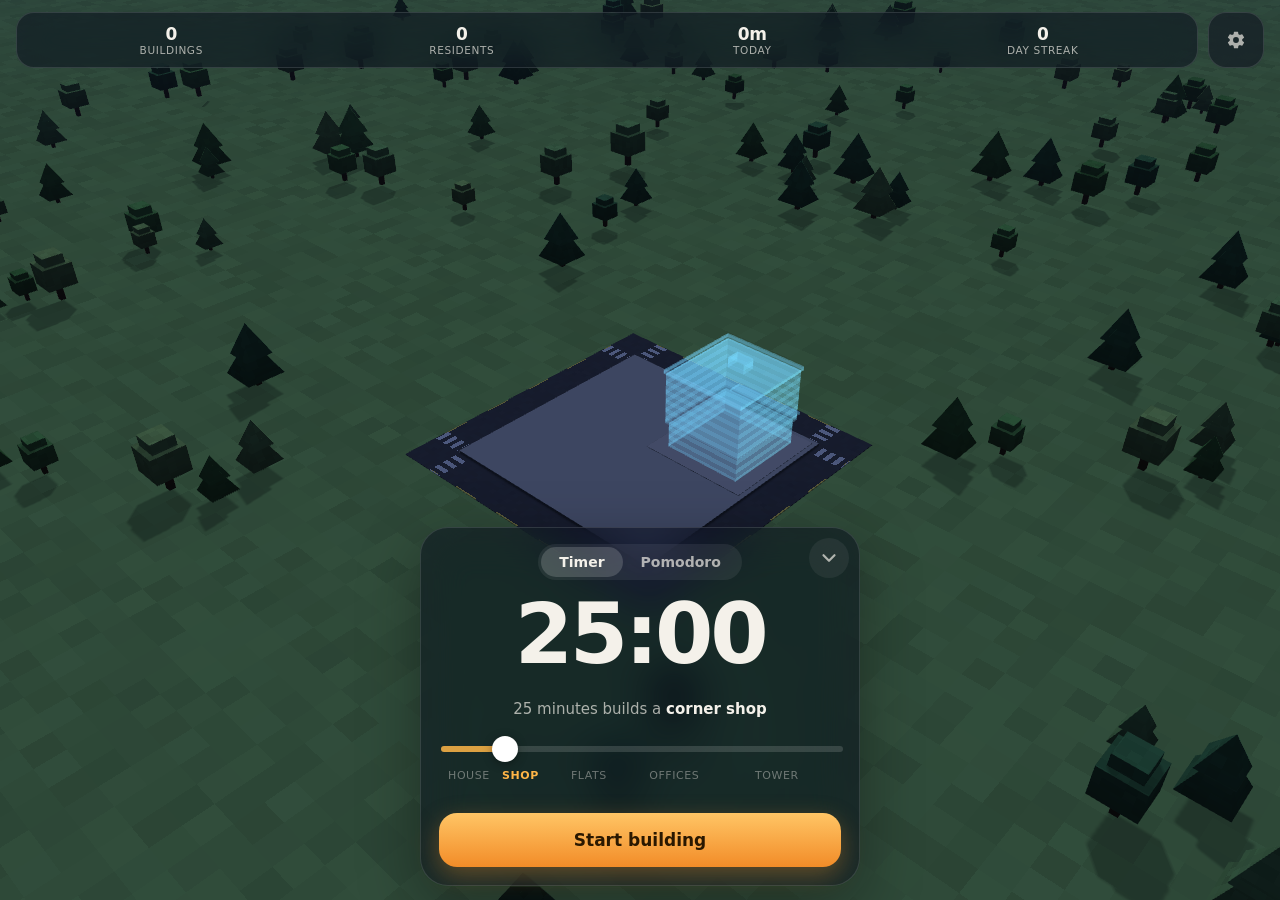
<file: web/index.html>
<!doctype html>
<html lang="en">
<head>
  <meta charset="utf-8">
  <meta name="viewport" content="width=device-width, initial-scale=1, viewport-fit=cover, user-scalable=no">
  <title>Ode City</title>
  <meta name="description" content="A focus timer that builds a city while you work.">
  <meta name="theme-color" content="#0f1424">
  <meta name="apple-mobile-web-app-capable" content="yes">
  <meta name="mobile-web-app-capable" content="yes">
  <meta name="apple-mobile-web-app-status-bar-style" content="black-translucent">
  <meta name="apple-mobile-web-app-title" content="Ode City">
  <link rel="manifest" href="manifest.webmanifest">
  <link rel="icon" href="icon.svg" type="image/svg+xml">
  <link rel="apple-touch-icon" href="apple-touch-icon.png">
  <link rel="stylesheet" href="style.css">
</head>
<body>
  <canvas id="scene" aria-label="Your city"></canvas>

  <header class="hud">
    <div class="stats" aria-live="polite">
      <div class="stat"><span class="value" id="stat-buildings">0</span><span class="label">buildings</span></div>
      <div class="stat"><span class="value" id="stat-population">0</span><span class="label">residents</span></div>
      <div class="stat"><span class="value" id="stat-today">0m</span><span class="label">today</span></div>
      <div class="stat"><span class="value" id="stat-streak">0</span><span class="label">day streak</span></div>
    </div>
    <p class="city-title" id="city-title" hidden><span id="city-title-text"></span></p>
    <button class="icon-button" id="open-settings" aria-label="Settings">
      <svg viewBox="0 0 24 24" width="20" height="20" aria-hidden="true"><path fill="currentColor" d="M12 15.5a3.5 3.5 0 1 1 0-7 3.5 3.5 0 0 1 0 7Zm7.43-2.53c.04-.32.07-.64.07-.97s-.03-.66-.07-1l2.11-1.63a.5.5 0 0 0 .12-.64l-2-3.46a.5.5 0 0 0-.61-.22l-2.49 1a7.3 7.3 0 0 0-1.69-.98l-.38-2.65A.49.49 0 0 0 14 2h-4a.49.49 0 0 0-.49.42l-.38 2.65c-.61.25-1.17.59-1.69.98l-2.49-1a.5.5 0 0 0-.61.22l-2 3.46a.49.49 0 0 0 .12.64L4.57 11c-.04.34-.07.67-.07 1s.03.65.07.97l-2.11 1.66a.49.49 0 0 0-.12.64l2 3.46c.12.22.39.3.61.22l2.49-1.01c.52.4 1.08.74 1.69.99l.38 2.65c.03.24.24.42.49.42h4c.25 0 .46-.18.49-.42l.38-2.65a7.3 7.3 0 0 0 1.69-.99l2.49 1.01c.22.08.49 0 .61-.22l2-3.46a.5.5 0 0 0-.12-.64l-2.11-1.66Z"/></svg>
    </button>
  </header>

  <main class="panel" id="panel">
    <button class="collapse" id="collapse" aria-label="Minimize the timer">
      <svg viewBox="0 0 24 24" width="22" height="22" aria-hidden="true"><path fill="none" stroke="currentColor" stroke-width="2.4" stroke-linecap="round" stroke-linejoin="round" d="m6 9 6 6 6-6"/></svg>
    </button>
    <div class="tabs" role="tablist">
      <button role="tab" class="tab" id="tab-timer" aria-selected="true">Timer</button>
      <button role="tab" class="tab" id="tab-pomodoro" aria-selected="false">Pomodoro</button>
    </div>

    <div class="clock" id="clock">25:00</div>
    <input class="clock clock-edit" id="clock-edit" type="number" inputmode="numeric" min="1" max="180" step="1" enterkeyhint="done" aria-label="Focus minutes" hidden>
    <div class="progress" aria-hidden="true"><div class="bar" id="bar"></div></div>
    <p class="caption" id="caption">Builds a corner shop</p>

    <section class="controls" id="timer-controls">
      <input type="range" id="minutes" min="10" max="120" step="5" value="25" aria-label="Focus minutes">
      <div class="tiers" id="tiers" aria-hidden="true">
        <span style="--at: 4.5%">House</span>
        <span style="--at: 18.2%">Shop</span>
        <span style="--at: 36.4%">Flats</span>
        <span style="--at: 59.1%">Offices</span>
        <span style="--at: 86.4%">Tower</span>
      </div>
    </section>

    <section class="controls" id="pomodoro-controls" hidden>
      <div class="steppers">
        <div class="stepper" data-key="focus" data-min="1" data-max="180" data-step="5">
          <label class="label" for="step-focus">Focus</label>
          <input class="value" id="step-focus" type="number" inputmode="numeric" min="1" max="180" step="1" enterkeyhint="done">
          <div class="buttons"><button type="button" aria-label="Less focus">−</button><button type="button" aria-label="More focus">+</button></div>
        </div>
        <div class="stepper" data-key="short" data-min="1" data-max="60" data-step="1">
          <label class="label" for="step-short">Break</label>
          <input class="value" id="step-short" type="number" inputmode="numeric" min="1" max="60" step="1" enterkeyhint="done">
          <div class="buttons"><button type="button" aria-label="Shorter break">−</button><button type="button" aria-label="Longer break">+</button></div>
        </div>
        <div class="stepper" data-key="long" data-min="1" data-max="90" data-step="5">
          <label class="label" for="step-long">Long break</label>
          <input class="value" id="step-long" type="number" inputmode="numeric" min="1" max="90" step="1" enterkeyhint="done">
          <div class="buttons"><button type="button" aria-label="Shorter long break">−</button><button type="button" aria-label="Longer long break">+</button></div>
        </div>
        <div class="stepper" data-key="rounds" data-min="2" data-max="12" data-step="1">
          <label class="label" for="step-rounds">Rounds</label>
          <input class="value" id="step-rounds" type="number" inputmode="numeric" min="2" max="12" step="1" enterkeyhint="done">
          <div class="buttons"><button type="button" aria-label="Fewer rounds">−</button><button type="button" aria-label="More rounds">+</button></div>
        </div>
      </div>
    </section>

    <div class="rounds" id="rounds" aria-label="Pomodoro rounds" hidden></div>

    <div class="actions">
      <button class="primary" id="primary">Start building</button>
      <button class="secondary" id="secondary" hidden>Abandon</button>
    </div>
  </main>

  <!-- The timer, minimized: the clock and how far along, over the city. -->
  <button class="mini" id="mini" aria-label="Show the timer" aria-hidden="true" tabindex="-1">
    <svg class="ring" viewBox="0 0 36 36" aria-hidden="true">
      <circle cx="18" cy="18" r="15.5" class="track"/>
      <circle cx="18" cy="18" r="15.5" class="fill" id="mini-ring"/>
    </svg>
    <span class="mini-text">
      <span class="mini-clock" id="mini-clock">25:00</span>
      <span class="mini-label" id="mini-label">Ready to build</span>
    </span>
    <svg class="chevron" viewBox="0 0 24 24" width="18" height="18" aria-hidden="true"><path fill="none" stroke="currentColor" stroke-width="2.4" stroke-linecap="round" stroke-linejoin="round" d="m6 15 6-6 6 6"/></svg>
  </button>

  <aside class="inspect" id="inspect" aria-live="polite">
    <div class="inspect-head">
      <div>
        <h2 id="inspect-title"></h2>
        <p id="inspect-number"></p>
      </div>
      <button class="close" id="inspect-close" aria-label="Close">×</button>
    </div>
    <dl id="inspect-rows"></dl>
  </aside>

  <div class="toast" id="toast" role="status" aria-live="polite"></div>

  <dialog id="settings" aria-labelledby="settings-title">
    <form method="dialog" class="sheet">
      <div class="grabber" aria-hidden="true"></div>
      <header class="sheet-head">
        <h2 id="settings-title">Settings</h2>
        <button class="close" value="close" aria-label="Close settings">×</button>
      </header>

      <section class="city-card" aria-label="Your city">
        <label class="city-name">
          <input id="city-name" type="text" maxlength="40" placeholder="Name your city" aria-label="City name" autocomplete="off" autocapitalize="words" spellcheck="false" enterkeyhint="done">
          <svg viewBox="0 0 24 24" width="16" height="16" aria-hidden="true"><path fill="none" stroke="currentColor" stroke-width="2" stroke-linecap="round" stroke-linejoin="round" d="M4 20h4L19 9a2.8 2.8 0 0 0-4-4L4 16v4Zm9.5-13.5 4 4"/></svg>
        </label>
        <div class="totals">
          <div><span class="value" id="total-focus">0h</span><span class="label">focused</span></div>
          <div><span class="value" id="total-sessions">0</span><span class="label">sessions</span></div>
          <div><span class="value" id="total-parks">0</span><span class="label">parks</span></div>
          <div><span class="value" id="total-ruins">0</span><span class="label">ruins</span></div>
        </div>
      </section>

      <h3 class="group-title">Focus</h3>
      <div class="group">
        <label class="row">
          <span class="icon strict" aria-hidden="true">
            <svg viewBox="0 0 24 24"><path d="M7 10V7a5 5 0 0110 0v3h1a2 2 0 012 2v8a2 2 0 01-2 2H6a2 2 0 01-2-2v-8a2 2 0 012-2h1zm2 0h6V7a3 3 0 00-6 0v3z"/></svg>
          </span>
          <span class="text">
            <strong>Strict mode</strong>
            <small>Leaving for 10 seconds during focus brings the construction down.</small>
          </span>
          <input type="checkbox" class="toggle" id="strict">
        </label>
        <label class="row">
          <span class="icon sound" aria-hidden="true">
            <svg viewBox="0 0 24 24"><path d="M12 22a2.5 2.5 0 002.45-2h-4.9A2.5 2.5 0 0012 22zm7-6V11a7 7 0 00-5.5-6.84V3.5a1.5 1.5 0 00-3 0v.66A7 7 0 005 11v5l-2 2v1h18v-1l-2-2z"/></svg>
          </span>
          <span class="text">
            <strong>Sound</strong>
            <small>A chime when a session or break ends.</small>
          </span>
          <input type="checkbox" class="toggle" id="sound">
        </label>
      </div>

      <h3 class="group-title">Sky</h3>
      <div class="segmented" id="sky" role="radiogroup" aria-label="Sky">
        <button type="button" data-sky="auto">Live</button>
        <button type="button" data-sky="dawn">Dawn</button>
        <button type="button" data-sky="day">Day</button>
        <button type="button" data-sky="dusk">Dusk</button>
        <button type="button" data-sky="night">Night</button>
      </div>
      <p class="group-note" id="sky-note"></p>

      <h3 class="group-title">Eco</h3>
      <div class="segmented" id="eco" role="radiogroup" aria-label="Eco">
        <button type="button" data-eco="off">Full</button>
        <button type="button" data-eco="1080">1080p</button>
        <button type="button" data-eco="720">720p</button>
      </div>
      <p class="group-note" id="eco-note"></p>

      <h3 class="group-title">Recent</h3>
      <ol class="group history" id="history"></ol>

      <h3 class="group-title">About</h3>
      <div class="group">
        <div class="row">
          <span class="text"><strong id="version">Version —</strong></span>
          <button type="button" class="pill" id="update">Check for updates</button>
        </div>
        <a class="row link" href="https://github.com/eduardodgdebem/ode-city" target="_blank" rel="noopener">
          <span class="icon github" aria-hidden="true"><svg viewBox="0 0 16 16"><path d="M8 0C3.58 0 0 3.58 0 8c0 3.54 2.29 6.53 5.47 7.59.4.07.55-.17.55-.38 0-.19-.01-.82-.01-1.49-2.01.37-2.53-.49-2.69-.94-.09-.23-.48-.94-.82-1.13-.28-.15-.68-.52-.01-.53.63-.01 1.08.58 1.23.82.72 1.21 1.87.87 2.33.66.07-.52.28-.87.51-1.07-1.78-.2-3.64-.89-3.64-3.95 0-.87.31-1.59.82-2.15-.08-.2-.36-1.02.08-2.12 0 0 .67-.21 2.2.82.64-.18 1.32-.27 2-.27.68 0 1.36.09 2 .27 1.53-1.04 2.2-.82 2.2-.82.44 1.1.16 1.92.08 2.12.51.56.82 1.27.82 2.15 0 3.07-1.87 3.75-3.65 3.95.29.25.54.73.54 1.48 0 1.07-.01 1.93-.01 2.2 0 .21.15.46.55.38A8.013 8.013 0 0016 8c0-4.42-3.58-8-8-8z"/></svg></span>
          <span class="text"><strong>Source on GitHub</strong></span>
          <span class="chevron" aria-hidden="true">›</span>
        </a>
      </div>

      <button type="button" class="new-city" id="new-city">Start a new city</button>
      <p class="fine">Everything is stored on this device. Built with Ode, compiled to WebAssembly.</p>
      <p class="fine screen-info" id="screen-info"></p>
      <div class="safe-probe" id="safe-probe" aria-hidden="true"></div>
    </form>
  </dialog>

  <div class="loading" id="loading">Laying foundations…</div>

  <script type="module" src="app.js"></script>
</body>
</html>
</file>
<file: web/style.css>
:root {
  --ink: #f4f1ea;
  --ink-soft: rgba(244, 241, 234, 0.68);
  --ink-faint: rgba(244, 241, 234, 0.4);
  --glass: rgba(14, 18, 32, 0.58);
  --glass-strong: rgba(14, 18, 32, 0.82);
  --line: rgba(255, 255, 255, 0.12);
  --amber: #ffb547;
  --amber-deep: #f28c28;
  --ghost: #7fd8ff;
  --danger: #ff6b5e;
  --radius: 22px;
  --font: ui-rounded, "SF Pro Rounded", system-ui, -apple-system, "Segoe UI", sans-serif;
  color-scheme: dark;
}

* {
  box-sizing: border-box;
  -webkit-tap-highlight-color: transparent;
}

html,
body {
  margin: 0;
  height: 100%;
  overflow: hidden;
  background: #0f1424;
  color: var(--ink);
  font-family: var(--font);
  -webkit-font-smoothing: antialiased;
  overscroll-behavior: none;
  user-select: none;
  -webkit-user-select: none;
}

/* iOS 26 lays out an app on the home screen, under a translucent status
   bar, a status bar short of the screen while the page is no taller than
   that, and draws nothing fixed below it (WebKit bug 301108). A page at
   least the screen's height gets the whole screen. min() keeps it from
   scrolling where the status bar is opaque and the inset is 0. */
@media (display-mode: standalone) {
  html {
    min-height: min(100lvh, calc(100% + env(safe-area-inset-top)));
  }
}

button {
  font: inherit;
  color: inherit;
  border: 0;
  background: none;
  cursor: pointer;
}

#scene {
  position: fixed;
  top: 0;
  left: 0;
  width: 100%;
  height: 100%;
  touch-action: none;
  display: block;
}

/* --- Heads-up stats ---------------------------------------------------- */

.hud {
  --hud-height: 56px;
  position: fixed;
  top: 0;
  left: 0;
  right: 0;
  display: flex;
  align-items: flex-start;
  gap: 10px;
  padding: calc(env(safe-area-inset-top) + 12px) 16px 0;
  pointer-events: none;
}

.stats {
  flex: 1;
  height: var(--hud-height);
  align-content: center;
  display: grid;
  grid-template-columns: repeat(4, minmax(0, 1fr));
  gap: 6px;
  padding: 10px 12px;
  border-radius: 18px;
  background: var(--glass);
  backdrop-filter: blur(18px) saturate(1.4);
  -webkit-backdrop-filter: blur(18px) saturate(1.4);
  border: 1px solid var(--line);
}

.stat {
  display: flex;
  flex-direction: column;
  align-items: center;
  min-width: 0;
}

.stat .value {
  font-size: 17px;
  font-weight: 700;
  font-variant-numeric: tabular-nums;
  letter-spacing: -0.01em;
}

.stat .label {
  font-size: 10.5px;
  color: var(--ink-soft);
  text-transform: uppercase;
  letter-spacing: 0.06em;
  white-space: nowrap;
}

/* The city's name, when it has one, hung under the stats. */
.city-title {
  position: absolute;
  top: calc(100% + 6px);
  left: 16px;
  right: calc(16px + var(--hud-height) + 10px);
  display: flex;
  justify-content: center;
  margin: 0;
}
.city-title[hidden] {
  display: none;
}
.city-title span {
  max-width: 100%;
  overflow: hidden;
  padding: 3px 12px;
  border-radius: 999px;
  background: var(--glass);
  backdrop-filter: blur(18px);
  -webkit-backdrop-filter: blur(18px);
  border: 1px solid var(--line);
  font-size: 12.5px;
  font-weight: 700;
  letter-spacing: 0.02em;
  white-space: nowrap;
  text-overflow: ellipsis;
}

.icon-button {
  pointer-events: auto;
  /* Square, and as tall as the stats beside it. */
  width: var(--hud-height);
  height: var(--hud-height);
  flex: none;
  display: grid;
  place-items: center;
  border-radius: 18px;
  background: var(--glass);
  backdrop-filter: blur(18px);
  -webkit-backdrop-filter: blur(18px);
  border: 1px solid var(--line);
  color: var(--ink-soft);
}

/* --- The timer panel ---------------------------------------------------- */

.panel {
  position: fixed;
  left: 50%;
  bottom: calc(env(safe-area-inset-bottom) + 14px);
  transform: translateX(-50%);
  width: min(440px, calc(100% - 24px));
  padding: 14px 18px 18px;
  border-radius: 28px;
  background: var(--glass);
  backdrop-filter: blur(22px) saturate(1.5);
  -webkit-backdrop-filter: blur(22px) saturate(1.5);
  border: 1px solid var(--line);
  box-shadow: 0 20px 60px rgba(0, 0, 0, 0.35);
  text-align: center;
  transition: transform 0.4s ease;
}

.tabs {
  display: inline-flex;
  margin-top: 2px;
  padding: 3px;
  border-radius: 999px;
  background: rgba(255, 255, 255, 0.07);
  margin-bottom: 4px;
}

.tab {
  padding: 7px 18px;
  border-radius: 999px;
  font-size: 14px;
  font-weight: 600;
  color: var(--ink-soft);
  transition: background 0.2s, color 0.2s;
}

.tab[aria-selected="true"] {
  background: rgba(255, 255, 255, 0.16);
  color: var(--ink);
}

.tab:disabled {
  opacity: 0.4;
}

.clock {
  font-size: clamp(64px, 20vw, 84px);
  font-weight: 700;
  font-variant-numeric: tabular-nums;
  letter-spacing: -0.04em;
  line-height: 1;
  margin: 8px 0 10px;
}

body.focus .clock {
  color: var(--amber);
  text-shadow: 0 0 30px rgba(255, 181, 71, 0.35);
}

body.break .clock {
  color: var(--ghost);
}

/* Idle in the countdown, the clock is a field: tapped, it takes minutes,
   looking just as it did. */
.clock.editable {
  cursor: text;
  -webkit-tap-highlight-color: transparent;
}

.clock-edit {
  display: block;
  width: 100%;
  padding: 0;
  border: 0;
  background: transparent;
  color: inherit;
  font: inherit;
  font-size: clamp(64px, 20vw, 84px);
  font-weight: 700;
  font-variant-numeric: tabular-nums;
  letter-spacing: -0.04em;
  line-height: 1;
  text-align: center;
  caret-color: var(--amber);
  -moz-appearance: textfield;
  appearance: textfield;
  -webkit-user-select: text;
  user-select: text;
}

.clock-edit[hidden] {
  display: none;
}

.clock-edit::-webkit-inner-spin-button,
.clock-edit::-webkit-outer-spin-button {
  -webkit-appearance: none;
  margin: 0;
}

.clock-edit:focus {
  outline: none;
}

.progress {
  height: 4px;
  border-radius: 4px;
  background: rgba(255, 255, 255, 0.1);
  overflow: hidden;
  margin: 0 8px;
  opacity: 0;
  transition: opacity 0.3s;
}

body.focus .progress,
body.break .progress {
  opacity: 1;
}

.bar {
  height: 100%;
  width: 0;
  background: linear-gradient(90deg, var(--amber-deep), var(--amber));
  border-radius: inherit;
}

body.break .bar {
  background: linear-gradient(90deg, #4fb3e8, var(--ghost));
}

.caption {
  margin: 10px 0 12px;
  font-size: 15px;
  color: var(--ink-soft);
  min-height: 1.3em;
}

.caption strong {
  color: var(--ink);
  font-weight: 650;
}

.controls {
  margin: 0 0 14px;
}

body.focus .controls,
body.break .controls {
  display: none;
}

input[type="range"] {
  -webkit-appearance: none;
  appearance: none;
  width: 100%;
  height: 32px;
  background: transparent;
}

input[type="range"]::-webkit-slider-runnable-track {
  height: 6px;
  border-radius: 6px;
  background: linear-gradient(90deg, rgba(255, 181, 71, 0.85) var(--fill, 14%), rgba(255, 255, 255, 0.14) var(--fill, 14%));
}

input[type="range"]::-moz-range-track {
  height: 6px;
  border-radius: 6px;
  background: rgba(255, 255, 255, 0.14);
}

input[type="range"]::-moz-range-progress {
  height: 6px;
  border-radius: 6px;
  background: rgba(255, 181, 71, 0.85);
}

input[type="range"]::-webkit-slider-thumb {
  -webkit-appearance: none;
  width: 26px;
  height: 26px;
  margin-top: -10px;
  border-radius: 50%;
  background: #fff;
  box-shadow: 0 2px 10px rgba(0, 0, 0, 0.35);
}

input[type="range"]::-moz-range-thumb {
  width: 26px;
  height: 26px;
  border: 0;
  border-radius: 50%;
  background: #fff;
}

/* Each label sits over the minutes its tier takes, on the 10-120 slider. */
.tiers {
  position: relative;
  height: 16px;
  margin: 0 13px;
  font-size: 11px;
  color: var(--ink-faint);
  text-transform: uppercase;
  letter-spacing: 0.05em;
}

.tiers span {
  position: absolute;
  left: var(--at);
  transform: translateX(-50%);
  transition: color 0.2s;
}

.tiers span.on {
  color: var(--amber);
  font-weight: 700;
}

.steppers {
  display: grid;
  grid-template-columns: repeat(4, minmax(0, 1fr));
  gap: 8px;
}

.stepper {
  display: flex;
  flex-direction: column;
  align-items: center;
  gap: 4px;
  min-width: 0;
  padding: 9px 6px 6px;
  border-radius: 16px;
  background: rgba(255, 255, 255, 0.06);
}

.stepper .label {
  max-width: 100%;
  overflow: hidden;
  text-overflow: ellipsis;
  font-size: 10px;
  text-transform: uppercase;
  letter-spacing: 0.05em;
  color: var(--ink-soft);
  white-space: nowrap;
}

/* The number is a field: tapped, it takes any value typed. */
.stepper .value {
  width: 100%;
  padding: 1px 0;
  border: 0;
  border-radius: 9px;
  background: transparent;
  color: var(--ink);
  font: inherit;
  font-size: 22px;
  font-weight: 700;
  font-variant-numeric: tabular-nums;
  text-align: center;
  -moz-appearance: textfield;
  appearance: textfield;
  -webkit-user-select: text;
  user-select: text;
  transition: background 0.15s, box-shadow 0.15s;
}

.stepper .value::-webkit-inner-spin-button,
.stepper .value::-webkit-outer-spin-button {
  -webkit-appearance: none;
  margin: 0;
}

.stepper .value:focus {
  outline: none;
  background: rgba(255, 255, 255, 0.1);
  box-shadow: inset 0 0 0 1.5px var(--amber);
}

.stepper .buttons {
  display: flex;
  gap: 4px;
  width: 100%;
}

.stepper button {
  flex: 1;
  min-width: 0;
  height: 30px;
  border-radius: 10px;
  background: rgba(255, 255, 255, 0.08);
  font-size: 18px;
  line-height: 1;
  color: var(--ink-soft);
  transition: background 0.15s;
}

.stepper button:active {
  background: rgba(255, 255, 255, 0.18);
}

.rounds {
  display: flex;
  justify-content: center;
  gap: 8px;
  margin: 0 0 14px;
}

.rounds span {
  width: 10px;
  height: 10px;
  border-radius: 50%;
  background: rgba(255, 255, 255, 0.16);
}

.rounds span.done {
  background: var(--amber);
}

.rounds span.now {
  background: transparent;
  box-shadow: inset 0 0 0 2px var(--amber);
}

.actions {
  display: flex;
  gap: 10px;
}

.primary,
.secondary {
  flex: 1;
  height: 54px;
  border-radius: 18px;
  font-size: 17px;
  font-weight: 700;
  transition: transform 0.12s, background 0.2s, opacity 0.2s;
}

.primary {
  background: linear-gradient(180deg, #ffc565, var(--amber-deep));
  color: #2a1800;
  box-shadow: 0 8px 24px rgba(242, 140, 40, 0.35);
}

.primary:active,
.secondary:active {
  transform: scale(0.97);
}

.primary.quiet {
  background: rgba(255, 255, 255, 0.12);
  color: var(--ink);
  box-shadow: none;
}

.primary.warn {
  background: var(--danger);
  color: #2b0500;
  box-shadow: 0 8px 24px rgba(255, 107, 94, 0.35);
}

.primary:disabled {
  opacity: 0.4;
}

.secondary {
  flex: 0 0 auto;
  padding: 0 18px;
  background: rgba(255, 255, 255, 0.08);
  color: var(--ink-soft);
  font-weight: 600;
  font-size: 15px;
}

/* --- Minimized ---------------------------------------------------------- */

.collapse {
  position: absolute;
  top: 10px;
  right: 10px;
  width: 40px;
  height: 40px;
  display: grid;
  place-items: center;
  border-radius: 50%;
  color: var(--ink-soft);
  background: rgba(255, 255, 255, 0.06);
}

.panel {
  transition: transform 0.45s cubic-bezier(0.2, 0.8, 0.2, 1), opacity 0.3s;
}

body.compact .panel {
  transform: translate(-50%, calc(100% + 40px));
  opacity: 0;
  pointer-events: none;
}

.mini {
  position: fixed;
  left: 50%;
  bottom: calc(env(safe-area-inset-bottom) + 16px);
  display: flex;
  align-items: center;
  gap: 12px;
  padding: 8px 16px 8px 8px;
  border-radius: 999px;
  background: var(--glass);
  backdrop-filter: blur(22px) saturate(1.5);
  -webkit-backdrop-filter: blur(22px) saturate(1.5);
  border: 1px solid var(--line);
  box-shadow: 0 12px 40px rgba(0, 0, 0, 0.35);
  transform: translate(-50%, calc(100% + 40px));
  opacity: 0;
  pointer-events: none;
  transition: transform 0.45s cubic-bezier(0.2, 0.8, 0.2, 1), opacity 0.3s;
}

body.compact .mini {
  transform: translate(-50%, 0);
  opacity: 1;
  pointer-events: auto;
}

.mini .ring {
  width: 40px;
  height: 40px;
  transform: rotate(-90deg);
}

.mini .ring circle {
  fill: none;
  stroke-width: 3.5;
}

.mini .ring .track {
  stroke: rgba(255, 255, 255, 0.14);
}

.mini .ring .fill {
  stroke: var(--amber);
  stroke-linecap: round;
  stroke-dasharray: 97.4;
  stroke-dashoffset: 97.4;
  transition: stroke-dashoffset 0.25s linear;
}

body.break .mini .ring .fill {
  stroke: var(--ghost);
}

.mini-text {
  display: flex;
  flex-direction: column;
  align-items: flex-start;
  line-height: 1.15;
}

.mini-clock {
  font-size: 22px;
  font-weight: 700;
  font-variant-numeric: tabular-nums;
  letter-spacing: -0.02em;
}

body.focus .mini-clock {
  color: var(--amber);
}

body.break .mini-clock {
  color: var(--ghost);
}

.mini-label {
  font-size: 12.5px;
  color: var(--ink-soft);
  white-space: nowrap;
}

.mini .chevron {
  color: var(--ink-soft);
  margin-left: 4px;
}

/* --- Toast -------------------------------------------------------------- */

.toast {
  position: fixed;
  left: 50%;
  top: calc(env(safe-area-inset-top) + 90px);
  transform: translate(-50%, -12px);
  max-width: calc(100% - 32px);
  padding: 12px 18px;
  border-radius: 16px;
  background: var(--glass-strong);
  backdrop-filter: blur(18px);
  -webkit-backdrop-filter: blur(18px);
  border: 1px solid var(--line);
  font-size: 15px;
  text-align: center;
  opacity: 0;
  pointer-events: none;
  transition: opacity 0.3s, transform 0.3s;
}

.toast.show {
  opacity: 1;
  transform: translate(-50%, 0);
}

.toast strong {
  color: var(--amber);
}

/* --- A building, tapped ------------------------------------------------- */

.inspect {
  position: fixed;
  top: calc(env(safe-area-inset-top) + 76px);
  left: 16px;
  width: min(280px, calc(100% - 32px));
  padding: 14px 16px 12px;
  border-radius: 18px;
  background: var(--glass-strong);
  backdrop-filter: blur(18px) saturate(1.4);
  -webkit-backdrop-filter: blur(18px) saturate(1.4);
  border: 1px solid var(--line);
  box-shadow: 0 14px 40px rgba(0, 0, 0, 0.3);
  opacity: 0;
  transform: translateY(-8px);
  pointer-events: none;
  transition: opacity 0.25s, transform 0.25s;
}
/* Below the city's name, when one hangs under the stats. */
body.named .inspect {
  top: calc(env(safe-area-inset-top) + 96px);
}

.inspect.show {
  opacity: 1;
  transform: none;
  pointer-events: auto;
}

.inspect-head {
  display: flex;
  align-items: flex-start;
  justify-content: space-between;
  gap: 8px;
}

.inspect h2 {
  margin: 0;
  font-size: 18px;
  color: var(--amber);
}

.inspect-head p {
  margin: 2px 0 0;
  font-size: 12px;
  color: var(--ink-faint);
}

.close {
  width: 28px;
  height: 28px;
  flex: none;
  border-radius: 50%;
  border: 0;
  background: rgba(255, 255, 255, 0.08);
  color: var(--ink-soft);
  font-size: 18px;
  line-height: 1;
}

.inspect dl {
  display: grid;
  grid-template-columns: auto 1fr;
  gap: 6px 14px;
  margin: 12px 0 0;
  font-size: 14px;
}

.inspect dt {
  color: var(--ink-soft);
}

.inspect dd {
  margin: 0;
  text-align: right;
  font-variant-numeric: tabular-nums;
}

/* --- Settings: a sheet that slides up as the timer panel does ---------- */

dialog {
  padding: 0;
  border: 0;
  background: transparent;
  color: var(--ink);
  width: min(460px, calc(100% - 16px));
  max-width: none;
  max-height: calc(100% - env(safe-area-inset-top) - env(safe-area-inset-bottom) - 24px);
  margin: auto auto calc(env(safe-area-inset-bottom) + 8px);
  overflow: visible;
}

dialog[open] {
  animation: sheet-in 0.42s cubic-bezier(0.2, 0.9, 0.25, 1);
}

/* Closing, the sheet slides down by app.js's hand; this keeps it from
   starting over at the opening's slide. */
dialog.closing {
  animation: none;
}

dialog::backdrop {
  background: rgba(5, 8, 18, 0.45);
  backdrop-filter: blur(6px);
  -webkit-backdrop-filter: blur(6px);
}

dialog[open]::backdrop {
  animation: fade-in 0.42s ease;
}

dialog.closing::backdrop {
  animation: fade-out 0.34s ease forwards;
}

@keyframes sheet-in {
  from { transform: translateY(calc(100% + 40px)); }
  to { transform: none; }
}

@keyframes fade-in {
  from { opacity: 0; }
}

@keyframes fade-out {
  to { opacity: 0; }
}

@media (prefers-reduced-motion: reduce) {
  dialog[open],
  dialog[open]::backdrop,
  dialog.closing::backdrop {
    animation-duration: 0.01s;
  }
}

.sheet {
  position: relative;
  padding: 8px 16px 16px;
  border-radius: 30px;
  background: rgba(18, 22, 38, 0.86);
  backdrop-filter: blur(28px) saturate(1.5);
  -webkit-backdrop-filter: blur(28px) saturate(1.5);
  border: 1px solid var(--line);
  box-shadow: 0 -10px 60px rgba(0, 0, 0, 0.35);
  max-height: calc(100dvh - env(safe-area-inset-top) - env(safe-area-inset-bottom) - 24px);
  overflow-y: auto;
  overscroll-behavior: contain;
  user-select: text;
}

.grabber {
  width: 38px;
  height: 5px;
  margin: 0 auto 8px;
  border-radius: 3px;
  background: rgba(255, 255, 255, 0.22);
}

.sheet-head {
  display: flex;
  align-items: center;
  justify-content: space-between;
  margin: 0 4px 14px;
}

.sheet h2 {
  margin: 0;
  font-size: 24px;
  letter-spacing: -0.01em;
}

.sheet-head .close {
  width: 32px;
  height: 32px;
  font-size: 20px;
}

/* What the city has come to, in four numbers. */
.city-card {
  padding: 6px 6px 14px;
  border-radius: 20px;
  background:
    radial-gradient(120% 140% at 0% 0%, rgba(255, 181, 71, 0.22), transparent 60%),
    rgba(255, 255, 255, 0.06);
  border: 1px solid rgba(255, 181, 71, 0.18);
  text-align: center;
}

.city-card .totals {
  display: grid;
  grid-template-columns: repeat(4, minmax(0, 1fr));
}
.city-card .totals div {
  display: flex;
  flex-direction: column;
  min-width: 0;
}

.city-name {
  display: flex;
  align-items: center;
  gap: 8px;
  margin: 0 8px 10px;
  padding: 6px 2px;
  border-bottom: 1px solid rgba(255, 181, 71, 0.18);
  color: var(--ink-faint);
  cursor: text;
}
.city-name input {
  flex: 1;
  min-width: 0;
  padding: 0;
  border: 0;
  background: none;
  color: var(--ink);
  font: inherit;
  font-size: 19px;
  font-weight: 700;
  letter-spacing: -0.01em;
  text-align: left;
  outline: none;
}
.city-name input::placeholder {
  color: var(--ink-faint);
  font-weight: 600;
}
.city-name:focus-within {
  border-bottom-color: var(--amber);
  color: var(--amber);
}
.city-card .value {
  font-size: 20px;
  font-weight: 700;
  font-variant-numeric: tabular-nums;
}

.city-card .label {
  margin-top: 2px;
  font-size: 11px;
  color: var(--ink-soft);
  text-transform: uppercase;
  letter-spacing: 0.06em;
}

.group-title {
  margin: 20px 6px 8px;
  font-size: 12px;
  font-weight: 600;
  color: var(--ink-faint);
  text-transform: uppercase;
  letter-spacing: 0.08em;
}

.group {
  margin: 0;
  padding: 0;
  border-radius: 18px;
  background: rgba(255, 255, 255, 0.06);
  overflow: hidden;
}

.group-note {
  margin: 8px 6px 0;
  font-size: 12.5px;
  color: var(--ink-soft);
}

.row {
  display: flex;
  align-items: center;
  gap: 12px;
  min-height: 52px;
  padding: 10px 14px;
  color: var(--ink);
  text-decoration: none;
}

.row + .row {
  border-top: 1px solid var(--line);
}

.row .text {
  flex: 1;
  min-width: 0;
  display: flex;
  flex-direction: column;
}

.row strong {
  font-size: 15.5px;
  font-weight: 600;
}

.row small {
  margin-top: 2px;
  font-size: 12.5px;
  line-height: 1.35;
  color: var(--ink-soft);
}

.icon {
  flex: none;
  width: 30px;
  height: 30px;
  display: grid;
  place-items: center;
  border-radius: 9px;
  color: #fff;
}

.icon svg {
  width: 17px;
  height: 17px;
  fill: currentColor;
}

.icon.strict {
  background: linear-gradient(180deg, #ff8a5c, #e8553a);
}

.icon.sound {
  background: linear-gradient(180deg, #ffc565, var(--amber-deep));
}

.icon.github {
  background: #2b3140;
}

.chevron {
  font-size: 22px;
  color: var(--ink-faint);
}

.toggle {
  -webkit-appearance: none;
  appearance: none;
  flex: none;
  width: 51px;
  height: 31px;
  margin: 0;
  border-radius: 31px;
  background: rgba(255, 255, 255, 0.16);
  position: relative;
  transition: background 0.2s;
}

.toggle::after {
  content: "";
  position: absolute;
  top: 2px;
  left: 2px;
  width: 27px;
  height: 27px;
  border-radius: 50%;
  background: #fff;
  box-shadow: 0 2px 6px rgba(0, 0, 0, 0.3);
  transition: transform 0.25s cubic-bezier(0.3, 1.3, 0.5, 1);
}

.toggle:checked {
  background: var(--amber-deep);
}

.toggle:checked::after {
  transform: translateX(20px);
}

.segmented {
  display: flex;
  padding: 3px;
  border-radius: 14px;
  background: rgba(255, 255, 255, 0.06);
}

.segmented button {
  flex: 1;
  min-width: 0;
  padding: 9px 0;
  border-radius: 11px;
  font-size: 14px;
  color: var(--ink-soft);
  transition: background 0.2s, color 0.2s;
}

.segmented button.on {
  background: rgba(255, 255, 255, 0.16);
  color: var(--ink);
  font-weight: 600;
}

.history {
  list-style: none;
  max-height: 210px;
  overflow-y: auto;
}

.history li {
  display: flex;
  align-items: center;
  gap: 10px;
  padding: 10px 14px;
  font-size: 14px;
}

.history li + li {
  border-top: 1px solid var(--line);
}

.history .dot {
  flex: none;
  width: 10px;
  height: 10px;
  border-radius: 50%;
  background: var(--amber);
}

.history .what {
  flex: 1;
  min-width: 0;
}

.history .minutes {
  color: var(--ink-soft);
}

.history .when {
  color: var(--ink-faint);
  font-size: 13px;
  font-variant-numeric: tabular-nums;
}

.history .park .dot {
  background: #6fcf7a;
}

.history .ruin .dot {
  background: var(--danger);
}

.history .ruin .what {
  color: var(--danger);
}

.history .empty {
  color: var(--ink-faint);
}

.pill {
  flex: none;
  padding: 8px 14px;
  border-radius: 999px;
  background: rgba(255, 255, 255, 0.1);
  font-size: 13.5px;
  font-weight: 600;
}

.pill:disabled {
  opacity: 0.6;
}

.new-city {
  display: block;
  width: 100%;
  margin-top: 20px;
  padding: 15px;
  border-radius: 18px;
  background: rgba(255, 107, 94, 0.12);
  color: var(--danger);
  font-size: 15.5px;
  font-weight: 600;
}

.new-city:active,
.row.link:active {
  opacity: 0.7;
}

.fine {
  margin: 14px 8px 0;
  text-align: center;
  font-size: 12.5px;
  line-height: 1.4;
  color: var(--ink-faint);
}

.fine.screen-info {
  margin-top: 4px;
  font-size: 11px;
  opacity: 0.7;
}

/* Measures the safe area, for the line above. */
.safe-probe {
  position: fixed;
  visibility: hidden;
  padding-top: env(safe-area-inset-top);
  padding-bottom: env(safe-area-inset-bottom);
}

.loading {
  position: fixed;
  inset: 0;
  display: grid;
  place-items: center;
  background: #0f1424;
  color: var(--ink-soft);
  font-size: 16px;
  transition: opacity 0.6s;
}

.loading.gone {
  opacity: 0;
  pointer-events: none;
}

@media (max-height: 640px) {
  .clock {
    font-size: 56px;
    margin: 4px 0 6px;
  }
  .caption {
    margin: 6px 0 8px;
  }
}

@media (prefers-reduced-motion: reduce) {
  * {
    transition: none !important;
  }
}
</file>
